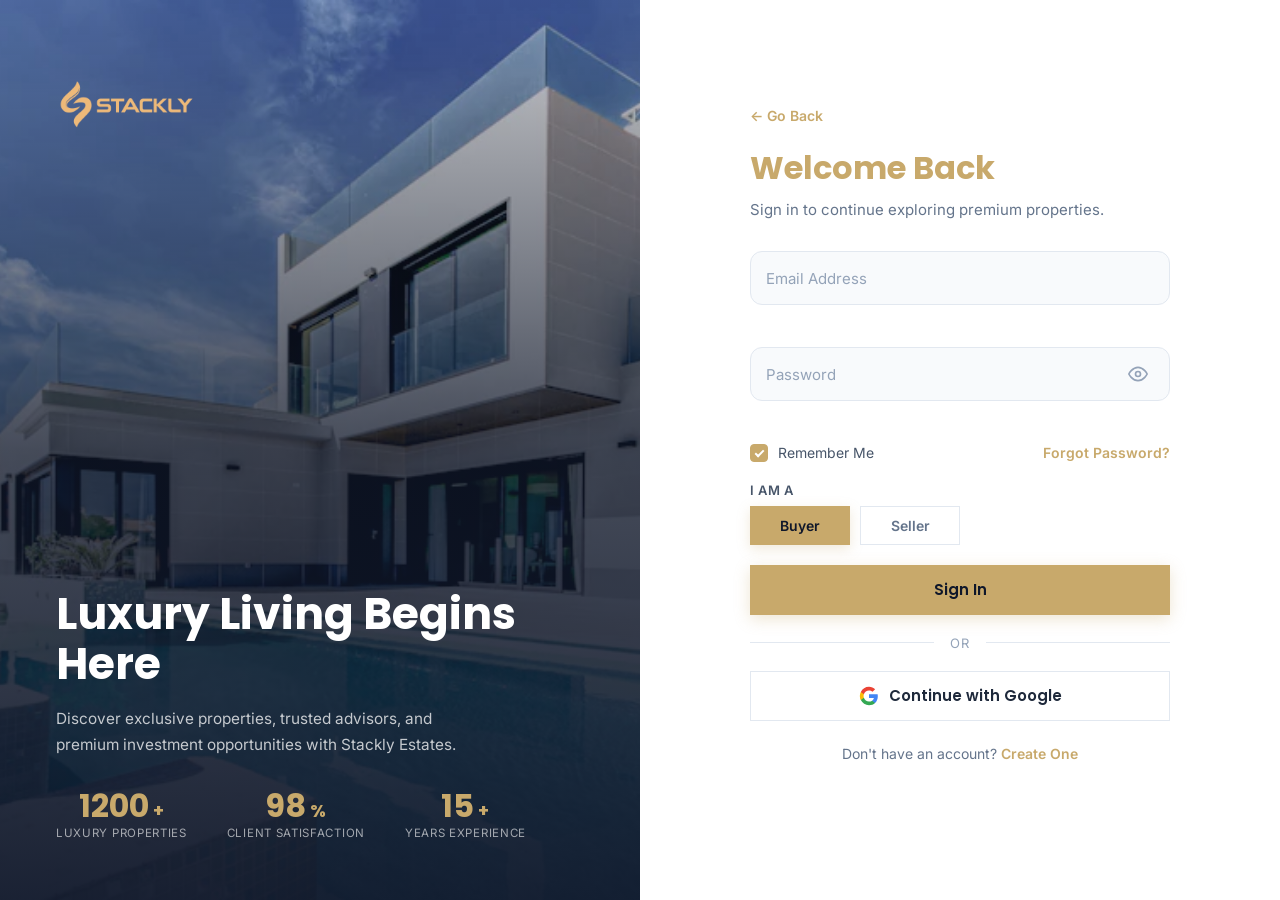
<file: login.html>
<!DOCTYPE html>
<html lang="en">
<head>
  <meta charset="UTF-8">
  <meta name="viewport" content="width=device-width, initial-scale=1.0">
  <meta name="description" content="Sign in to Stackly Estates — your gateway to exclusive luxury properties and personalized real estate insights.">
  <meta name="theme-color" content="#0F172A">
  <title>Sign In | Stackly Estates</title>
  <link rel="preconnect" href="https://fonts.googleapis.com">
  <link rel="preconnect" href="https://fonts.gstatic.com" crossorigin>
  <link href="https://fonts.googleapis.com/css2?family=Inter:wght@300;400;500;600;700&family=Poppins:wght@400;500;600;700&display=swap" rel="stylesheet">
  <link rel="stylesheet" href="assets/css/login.css">
</head>
<body>
  <div class="auth-wrapper">
    <div class="auth-hero">
      <div class="auth-hero__bg">
        <img src="assets/images/login-hero.webp" alt="Luxury estate" width="800" height="1000" loading="eager" decoding="async">
      </div>
      <div class="auth-hero__overlay"></div>
      <div class="auth-hero__content">
        <a href="index.html" class="auth-hero__logo" aria-label="Stackly Estates Home">
          <img src="assets/images/logo/logo-stackly.webp" alt="Stackly Estates" width="180" height="60">
        </a>
        <h1 class="auth-hero__title">Luxury Living Begins Here</h1>
        <p class="auth-hero__desc">Discover exclusive properties, trusted advisors, and premium investment opportunities with Stackly Estates.</p>
        <div class="auth-hero__stats">
          <div class="auth-hero__stat">
            <span class="auth-hero__stat-value">1200</span>
            <span class="auth-hero__stat-plus">+</span>
            <span class="auth-hero__stat-label">Luxury Properties</span>
          </div>
          <div class="auth-hero__stat">
            <span class="auth-hero__stat-value">98</span>
            <span class="auth-hero__stat-plus">%</span>
            <span class="auth-hero__stat-label">Client Satisfaction</span>
          </div>
          <div class="auth-hero__stat">
            <span class="auth-hero__stat-value">15</span>
            <span class="auth-hero__stat-plus">+</span>
            <span class="auth-hero__stat-label">Years Experience</span>
          </div>
        </div>
        <div class="auth-hero__card" aria-hidden="true">
          <div class="auth-hero__card-dot"></div>
          <div class="auth-hero__card-dot"></div>
          <div class="auth-hero__card-dot"></div>
        </div>
      </div>
    </div>

    <div class="auth-form-panel">
      <div class="auth-form-panel__inner">
        <div class="auth-form-header">
          <a href="index.html" class="auth-form-header__logo" aria-label="Stackly Estates Home">
            <img src="assets/images/logo/logo-stackly.webp" alt="Stackly Estates" width="180" height="60">
          </a>
          <a href="index.html" class="auth-form__back" aria-label="Go back to home">&larr; Go Back</a>
          <h2 class="auth-form-header__title">Welcome Back</h2>
          <p class="auth-form-header__subtitle">Sign in to continue exploring premium properties.</p>
        </div>

        <form class="auth-form" id="login-form" novalidate>
          <div class="auth-form__group">
            <div class="auth-form__input-wrap">
              <input type="email" id="login-email" class="auth-form__input" placeholder=" " required autocomplete="email" aria-invalid="false" aria-describedby="email-error">
              <label for="login-email" class="auth-form__label">Email Address</label>
            </div>
            <span class="field-error" id="email-error" role="alert"></span>
          </div>

          <div class="auth-form__group">
            <div class="auth-form__input-wrap">
              <input type="password" id="login-password" class="auth-form__input" placeholder=" " required minlength="8" maxlength="32" autocomplete="current-password" aria-invalid="false" aria-describedby="password-error">
              <label for="login-password" class="auth-form__label">Password</label>
              <button type="button" class="password-toggle" aria-label="Toggle password visibility" tabindex="-1">
                <svg class="eye-open" width="20" height="20" viewBox="0 0 24 24" fill="none" stroke="currentColor" stroke-width="2" stroke-linecap="round" stroke-linejoin="round"><path d="M1 12s4-8 11-8 11 8 11 8-4 8-11 8-11-8-11-8z"/><circle cx="12" cy="12" r="3"/></svg>
                <svg class="eye-closed" width="20" height="20" viewBox="0 0 24 24" fill="none" stroke="currentColor" stroke-width="2" stroke-linecap="round" stroke-linejoin="round"><path d="M17.94 17.94A10.07 10.07 0 0 1 12 20c-7 0-11-8-11-8a18.45 18.45 0 0 1 5.06-5.94M9.9 4.24A9.12 9.12 0 0 1 12 4c7 0 11 8 11 8a18.5 18.5 0 0 1-2.16 3.19m-6.72-1.07a3 3 0 1 1-4.24-4.24"/><line x1="1" y1="1" x2="23" y2="23"/></svg>
              </button>
            </div>
            <span class="field-error" id="password-error" role="alert"></span>
          </div>

          <div class="auth-form__options">
            <label class="auth-form__checkbox">
              <input type="checkbox" id="login-remember" checked>
              <span class="auth-form__checkmark"></span>
              <span>Remember Me</span>
            </label>
            <a href="404.html" class="auth-form__link">Forgot Password?</a>
          </div>

          <div class="auth-form__role">
            <span class="auth-form__role-label">I am a</span>
            <div class="auth-form__role-options">
              <label class="auth-form__role-option">
                <input type="radio" name="role" value="buyer" checked>
                <span class="auth-form__role-btn">Buyer</span>
              </label>
              <label class="auth-form__role-option">
                <input type="radio" name="role" value="seller">
                <span class="auth-form__role-btn">Seller</span>
              </label>
            </div>
          </div>

          <button type="submit" class="auth-form__btn" id="login-submit">
            <span class="btn__text">Sign In</span>
            <span class="btn__spinner" aria-hidden="true">
              <svg width="20" height="20" viewBox="0 0 24 24" fill="none" stroke="currentColor" stroke-width="2.5"><circle cx="12" cy="12" r="10" stroke-dasharray="31.4 31.4" stroke-linecap="round"/></svg>
            </span>
          </button>

          <div class="auth-form__divider">
            <span>OR</span>
          </div>

          <button type="button" class="auth-form__btn auth-form__btn--google" id="google-login">
            <svg width="20" height="20" viewBox="0 0 24 24" fill="none" xmlns="http://www.w3.org/2000/svg"><path d="M22.56 12.25c0-.78-.07-1.53-.2-2.25H12v4.26h5.92a5.06 5.06 0 0 1-2.2 3.32v2.77h3.57c2.08-1.92 3.28-4.74 3.28-8.1z" fill="#4285F4"/><path d="M12 23c2.97 0 5.46-.98 7.28-2.66l-3.57-2.77c-.98.66-2.23 1.06-3.71 1.06-2.86 0-5.29-1.93-6.16-4.53H2.18v2.84C3.99 20.53 7.7 23 12 23z" fill="#34A853"/><path d="M5.84 14.09c-.22-.66-.35-1.36-.35-2.09s.13-1.43.35-2.09V7.07H2.18C1.43 8.55 1 10.22 1 12s.43 3.45 1.18 4.93l2.85-2.22.81-.62z" fill="#FBBC05"/><path d="M12 5.38c1.62 0 3.06.56 4.21 1.64l3.15-3.15C17.45 2.09 14.97 1 12 1 7.7 1 3.99 3.47 2.18 7.07l3.66 2.84c.87-2.6 3.3-4.53 6.16-4.53z" fill="#EA4335"/></svg>
            <span>Continue with Google</span>
          </button>

          <p class="auth-form__footer">
            Don't have an account? <a href="signup.html" class="auth-form__link">Create One</a>
          </p>
        </form>

        <p class="auth-form__message" id="login-message" role="status" aria-live="polite"></p>
      </div>
    </div>
  </div>

  <script src="assets/js/login.js"></script>
</body>
</html>
</file>
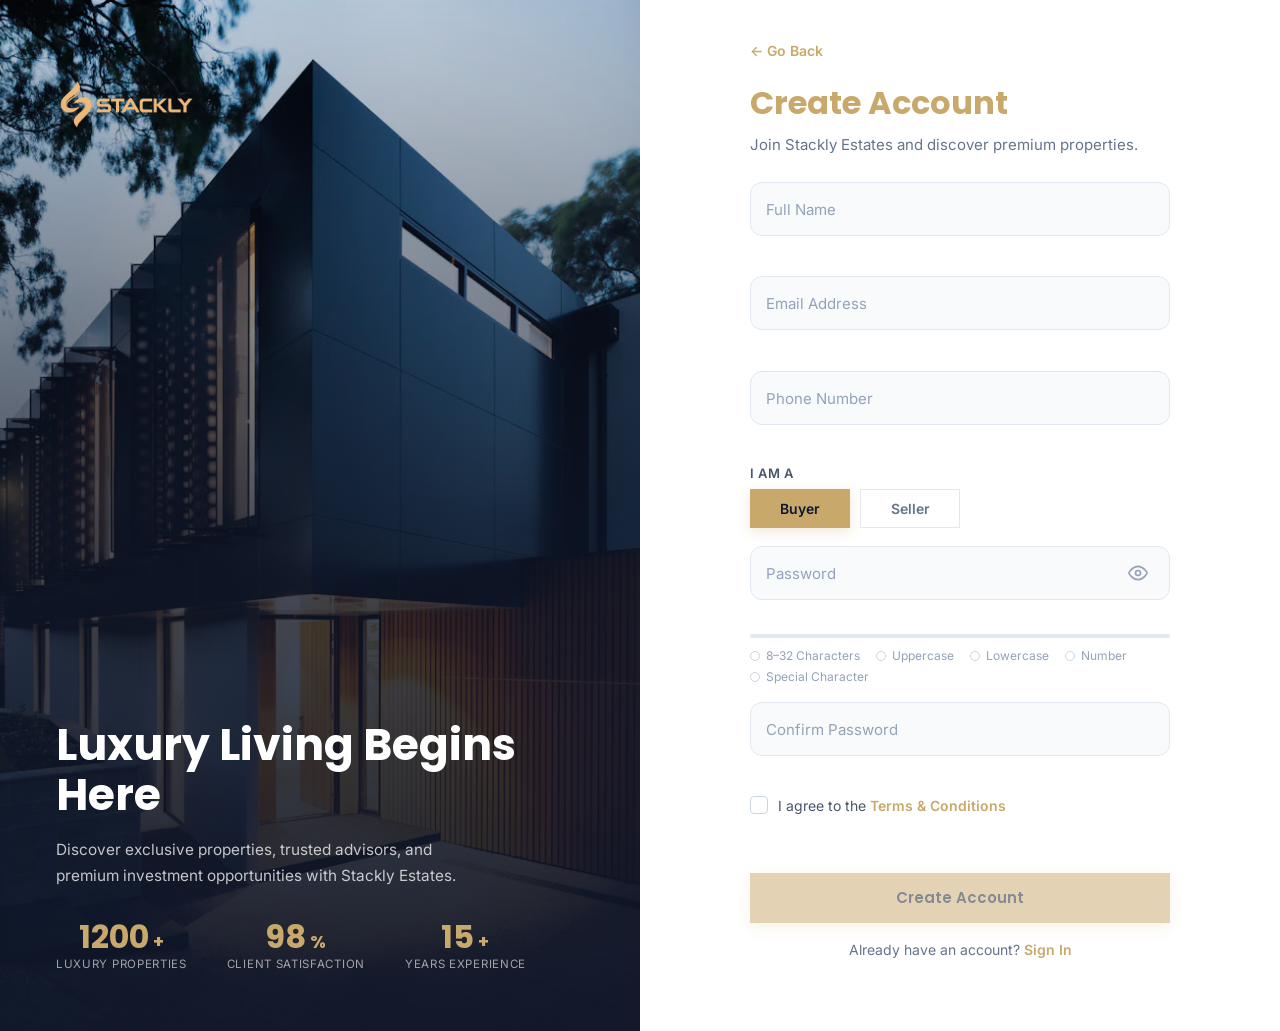
<file: signup.html>
<!DOCTYPE html>
<html lang="en">
<head>
  <meta charset="UTF-8">
  <meta name="viewport" content="width=device-width, initial-scale=1.0">
  <meta name="description" content="Create your Stackly Estates account and unlock exclusive luxury property listings, personalized alerts, and more.">
  <meta name="theme-color" content="#0F172A">
  <title>Create Account | Stackly Estates</title>
  <link rel="preconnect" href="https://fonts.googleapis.com">
  <link rel="preconnect" href="https://fonts.gstatic.com" crossorigin>
  <link href="https://fonts.googleapis.com/css2?family=Inter:wght@300;400;500;600;700&family=Poppins:wght@400;500;600;700&display=swap" rel="stylesheet">
  <link rel="stylesheet" href="assets/css/signup.css">
</head>
<body>
  <div class="auth-wrapper">
    <div class="auth-hero">
      <div class="auth-hero__bg">
        <img src="assets/images/signup-hero.webp" alt="Luxury villa" width="800" height="1000" loading="eager" decoding="async">
      </div>
      <div class="auth-hero__overlay"></div>
      <div class="auth-hero__content">
        <a href="index.html" class="auth-hero__logo" aria-label="Stackly Estates Home">
          <img src="assets/images/logo/logo-stackly.webp" alt="Stackly Estates" width="180" height="60">
        </a>
        <h1 class="auth-hero__title">Luxury Living Begins Here</h1>
        <p class="auth-hero__desc">Discover exclusive properties, trusted advisors, and premium investment opportunities with Stackly Estates.</p>
        <div class="auth-hero__stats">
          <div class="auth-hero__stat">
            <span class="auth-hero__stat-value">1200</span>
            <span class="auth-hero__stat-plus">+</span>
            <span class="auth-hero__stat-label">Luxury Properties</span>
          </div>
          <div class="auth-hero__stat">
            <span class="auth-hero__stat-value">98</span>
            <span class="auth-hero__stat-plus">%</span>
            <span class="auth-hero__stat-label">Client Satisfaction</span>
          </div>
          <div class="auth-hero__stat">
            <span class="auth-hero__stat-value">15</span>
            <span class="auth-hero__stat-plus">+</span>
            <span class="auth-hero__stat-label">Years Experience</span>
          </div>
        </div>
        <div class="auth-hero__card" aria-hidden="true">
          <div class="auth-hero__card-dot"></div>
          <div class="auth-hero__card-dot"></div>
          <div class="auth-hero__card-dot"></div>
        </div>
      </div>
    </div>

    <div class="auth-form-panel">
      <div class="auth-form-panel__inner">
        <div class="auth-form-header">
          <a href="index.html" class="auth-form-header__logo" aria-label="Stackly Estates Home">
            <img src="assets/images/logo/logo-stackly.webp" alt="Stackly Estates" width="180" height="60">
          </a>
          <a href="index.html" class="auth-form__back" aria-label="Go back to home">&larr; Go Back</a>
          <h2 class="auth-form-header__title">Create Account</h2>
          <p class="auth-form-header__subtitle">Join Stackly Estates and discover premium properties.</p>
        </div>

        <form class="auth-form" id="signup-form" novalidate>
          <div class="auth-form__group">
            <div class="auth-form__input-wrap">
              <input type="text" id="signup-name" class="auth-form__input" placeholder=" " required autocomplete="name" minlength="3" maxlength="50" aria-invalid="false" aria-describedby="name-error">
              <label for="signup-name" class="auth-form__label">Full Name</label>
            </div>
            <span class="field-error" id="name-error" role="alert"></span>
          </div>

          <div class="auth-form__group">
            <div class="auth-form__input-wrap">
              <input type="email" id="signup-email" class="auth-form__input" placeholder=" " required autocomplete="email" aria-invalid="false" aria-describedby="email-error">
              <label for="signup-email" class="auth-form__label">Email Address</label>
            </div>
            <span class="field-error" id="email-error" role="alert"></span>
          </div>

          <div class="auth-form__group">
            <div class="auth-form__input-wrap">
              <input type="tel" id="signup-phone" class="auth-form__input" placeholder=" " maxlength="10" inputmode="numeric" autocomplete="tel" aria-invalid="false" aria-describedby="phone-error">
              <label for="signup-phone" class="auth-form__label">Phone Number</label>
            </div>
            <span class="field-error" id="phone-error" role="alert"></span>
          </div>

          <div class="auth-form__role">
            <span class="auth-form__role-label">I am a</span>
            <div class="auth-form__role-options">
              <label class="auth-form__role-option">
                <input type="radio" name="role" value="buyer" checked>
                <span class="auth-form__role-btn">Buyer</span>
              </label>
              <label class="auth-form__role-option">
                <input type="radio" name="role" value="seller">
                <span class="auth-form__role-btn">Seller</span>
              </label>
            </div>
          </div>

          <div class="auth-form__group">
            <div class="auth-form__input-wrap">
              <input type="password" id="signup-password" class="auth-form__input" placeholder=" " required minlength="8" maxlength="32" autocomplete="new-password" aria-invalid="false" aria-describedby="password-error">
              <label for="signup-password" class="auth-form__label">Password</label>
              <button type="button" class="password-toggle" aria-label="Toggle password visibility" tabindex="-1">
                <svg class="eye-open" width="20" height="20" viewBox="0 0 24 24" fill="none" stroke="currentColor" stroke-width="2" stroke-linecap="round" stroke-linejoin="round"><path d="M1 12s4-8 11-8 11 8 11 8-4 8-11 8-11-8-11-8z"/><circle cx="12" cy="12" r="3"/></svg>
                <svg class="eye-closed" width="20" height="20" viewBox="0 0 24 24" fill="none" stroke="currentColor" stroke-width="2" stroke-linecap="round" stroke-linejoin="round"><path d="M17.94 17.94A10.07 10.07 0 0 1 12 20c-7 0-11-8-11-8a18.45 18.45 0 0 1 5.06-5.94M9.9 4.24A9.12 9.12 0 0 1 12 4c7 0 11 8 11 8a18.5 18.5 0 0 1-2.16 3.19m-6.72-1.07a3 3 0 1 1-4.24-4.24"/><line x1="1" y1="1" x2="23" y2="23"/></svg>
              </button>
            </div>
            <span class="field-error" id="password-error" role="alert"></span>
          </div>

          <div class="password-strength" id="password-strength">
            <div class="password-strength__bar">
              <div class="password-strength__fill" id="strength-fill"></div>
            </div>
            <div class="password-strength__rules" id="strength-rules">
              <span data-rule="length">8–32 Characters</span>
              <span data-rule="upper">Uppercase</span>
              <span data-rule="lower">Lowercase</span>
              <span data-rule="number">Number</span>
              <span data-rule="special">Special Character</span>
            </div>
          </div>

          <div class="auth-form__group">
            <div class="auth-form__input-wrap">
              <input type="password" id="signup-confirm" class="auth-form__input" placeholder=" " required autocomplete="new-password" aria-invalid="false" aria-describedby="confirm-error">
              <label for="signup-confirm" class="auth-form__label">Confirm Password</label>
            </div>
            <span class="field-error" id="confirm-error" role="alert"></span>
          </div>

          <label class="auth-form__checkbox">
            <input type="checkbox" id="signup-terms" aria-invalid="false" aria-describedby="terms-error">
            <span class="auth-form__checkmark"></span>
            <span>I agree to the <a href="404.html" class="auth-form__link">Terms &amp; Conditions</a></span>
          </label>
          <span class="field-error" id="terms-error" role="alert"></span>

          <button type="submit" class="auth-form__btn" id="signup-submit" disabled>
            <span class="btn__text">Create Account</span>
            <span class="btn__spinner" aria-hidden="true">
              <svg width="20" height="20" viewBox="0 0 24 24" fill="none" stroke="currentColor" stroke-width="2.5"><circle cx="12" cy="12" r="10" stroke-dasharray="31.4 31.4" stroke-linecap="round"/></svg>
            </span>
          </button>

          <p class="auth-form__footer">
            Already have an account? <a href="login.html" class="auth-form__link">Sign In</a>
          </p>
        </form>

        <p class="auth-form__message" id="signup-message" role="status" aria-live="polite"></p>
      </div>
    </div>
  </div>

  <script src="assets/js/signup.js"></script>
</body>
</html>
</file>
<file: assets/css/login.css>
/* =====================================================
   Stackly Estates — Premium Authentication
   ===================================================== */

*,*::before,*::after{box-sizing:border-box;margin:0;padding:0}
html{font-size:16px;-webkit-font-smoothing:antialiased;-moz-osx-font-smoothing:grayscale}
body{font-family:'Inter',sans-serif;background:#081120;color:#E8EDF5;overflow-x:hidden;min-height:100vh}
a{text-decoration:none;color:inherit}
input,button,select,textarea{font-family:inherit;font-size:inherit;border:none;outline:none;background:none;color:inherit}
button{cursor:pointer}
img{display:block;max-width:100%}

:root{--secondary:#C8A96B;--font-heading:'Poppins',sans-serif;--radius-xl:24px;--radius-lg:16px;--radius-md:12px}
.field-error{display:block;font-size:0.8125rem;color:#ef4444;margin-top:6px;opacity:0;transform:translateY(-4px);transition:opacity 0.25s ease,transform 0.25s ease;min-height:1.25em}
.field-error.is-visible{opacity:1;transform:translateY(0)}

/* ===========================================
   Wrapper
   =========================================== */
.auth-wrapper{display:flex;min-height:100vh;width:100%}

/* ===========================================
   Left Hero Panel — 50%
   =========================================== */
.auth-hero{flex:0 0 50%;position:relative;overflow:hidden;display:flex;align-items:center}
.auth-hero__bg{position:absolute;inset:0}
.auth-hero__bg img{width:100%;height:100%;object-fit:cover;animation:heroZoom 20s ease-in-out infinite alternate}
@keyframes heroZoom{0%{transform:scale(1)}100%{transform:scale(1.08)}}
.auth-hero__overlay{position:absolute;inset:0;background:linear-gradient(180deg,rgba(15,23,42,0.15) 0%,rgba(15,23,42,0.75) 50%,rgba(15,23,42,0.95) 100%);z-index:1}
.auth-hero__content{position:relative;z-index:2;padding:60px 56px;display:flex;flex-direction:column;justify-content:flex-end;height:100%;width:100%}
.auth-hero__logo{margin-bottom:auto}
.auth-hero__logo img{height:96px;width:auto;object-fit:contain;filter:brightness(0) saturate(100%) invert(72%) sepia(32%) saturate(477%) hue-rotate(353deg) brightness(98%)}
.auth-hero__title{font-family:var(--font-heading);font-size:clamp(1.5rem,3.5vw,2.75rem);color:#fff;line-height:1.15;margin-bottom:16px;max-width:480px}
.auth-hero__desc{font-size:clamp(0.875rem,1.2vw,1rem);color:rgba(255,255,255,0.75);line-height:1.7;margin-bottom:32px;max-width:420px}
.auth-hero__stats{display:flex;gap:40px}
.auth-hero__stat{text-align:center}
.auth-hero__stat-value{font-family:var(--font-heading);font-size:clamp(1.25rem,2.5vw,2rem);font-weight:700;color:var(--secondary);line-height:1;display:inline}
.auth-hero__stat-plus{font-family:var(--font-heading);font-size:clamp(0.75rem,1.5vw,1.125rem);font-weight:700;color:var(--secondary);line-height:1}
.auth-hero__stat-label{display:block;font-size:clamp(0.625rem,0.9vw,0.75rem);color:rgba(255,255,255,0.6);margin-top:4px;text-transform:uppercase;letter-spacing:0.06em}
.auth-hero__card{display:none}

/* ===========================================
   Right Form Panel — 50%
   =========================================== */
.auth-form-panel{flex:0 0 50%;display:flex;align-items:center;justify-content:center;background:#fff;padding:40px}
.auth-form-panel__inner{width:100%;max-width:420px}
.auth-form-header__logo{display:none}
.auth-form__back{display:inline-flex;align-items:center;gap:6px;font-size:0.875rem;font-weight:600;color:var(--secondary);margin-bottom:20px;transition:color 0.2s,transform 0.2s}
.auth-form__back:hover{color:#B89450;transform:translateX(-3px)}
.auth-form-header__title{font-family:var(--font-heading);font-size:clamp(1.375rem,2.5vw,2rem);color:var(--secondary);margin-bottom:8px}
.auth-form-header__subtitle{font-size:0.9375rem;color:#64748B;margin-bottom:32px}
.auth-form{display:flex;flex-direction:column;gap:20px}
.auth-form__group{position:relative}
.auth-form__input-wrap{position:relative}
.auth-form__input{width:100%;height:54px;padding:20px 16px 6px;border-radius:var(--radius-md);border:1.5px solid #E2E8F0;background:#F8FAFC;font-size:0.9375rem;color:#1E293B;transition:border-color 0.3s ease,box-shadow 0.3s ease}
.auth-form__input:focus{border-color:var(--secondary);box-shadow:0 0 0 3px rgba(200,169,107,0.15);background:#fff}
.auth-form__input.is-error{border-color:#ef4444;box-shadow:0 0 0 3px rgba(239,68,68,0.1)}
.auth-form__label{position:absolute;left:16px;top:50%;transform:translateY(-50%);font-size:0.9375rem;color:#94A3B8;pointer-events:none;transition:all 0.25s ease}
.auth-form__input:focus~.auth-form__label,
.auth-form__input:not(:placeholder-shown)~.auth-form__label{top:12px;transform:translateY(0);font-size:0.75rem;color:var(--secondary)}
.password-toggle{position:absolute;right:14px;top:50%;transform:translateY(-50%);width:36px;height:36px;display:flex;align-items:center;justify-content:center;color:#94A3B8;border-radius:8px;transition:color 0.2s,background 0.2s}
.password-toggle:hover{color:#0F172A;background:#F1F5F9}
.password-toggle .eye-closed{display:none}
.password-toggle.is-visible .eye-open{display:none}
.password-toggle.is-visible .eye-closed{display:block}
.auth-form__options{display:flex;align-items:center;justify-content:space-between;gap:12px}
.auth-form__checkbox{display:flex;align-items:center;gap:10px;font-size:0.875rem;color:#475569;cursor:pointer;position:relative}
.auth-form__checkbox input{position:absolute;opacity:0;width:0;height:0}
.auth-form__checkmark{width:18px;height:18px;border-radius:4px;border:1.5px solid #CBD5E1;background:#fff;display:flex;align-items:center;justify-content:center;flex-shrink:0;transition:border-color 0.2s,background 0.2s}
.auth-form__checkmark::after{content:'';width:5px;height:9px;border:solid #fff;border-width:0 2px 2px 0;transform:rotate(45deg) scale(0);transition:transform 0.2s}
.auth-form__checkbox input:checked+.auth-form__checkmark{background:var(--secondary);border-color:var(--secondary)}
.auth-form__checkbox input:checked+.auth-form__checkmark::after{transform:rotate(45deg) scale(1)}
.auth-form__link{font-size:0.875rem;font-weight:600;color:var(--secondary);transition:color 0.2s}
.auth-form__link:hover{color:#B89450}
.auth-form__role{display:flex;flex-direction:column;gap:8px}
.auth-form__role-label{font-size:0.8125rem;font-weight:600;color:#475569;text-transform:uppercase;letter-spacing:0.05em}
.auth-form__role-options{display:flex;gap:10px}
.auth-form__role-option input{position:absolute;opacity:0;width:0;height:0}
.auth-form__role-btn{display:flex;align-items:center;justify-content:center;padding:10px 24px;border-radius:var(--radius-full);border:1.5px solid #E2E8F0;font-size:0.875rem;font-weight:600;color:#64748B;background:#fff;cursor:pointer;transition:all 0.25s ease;min-width:100px}
.auth-form__role-option input:checked+.auth-form__role-btn{background:var(--secondary);color:#0F172A;border-color:var(--secondary);box-shadow:0 4px 12px rgba(200,169,107,0.25)}
.auth-form__role-btn:hover{border-color:var(--secondary);color:var(--secondary)}
.auth-form__btn{position:relative;width:100%;height:50px;padding:0 24px;border-radius:var(--radius-full);background:var(--secondary);color:#0F172A;font-family:var(--font-heading);font-size:0.9375rem;font-weight:600;display:flex;align-items:center;justify-content:center;gap:8px;overflow:hidden;transition:transform 0.3s cubic-bezier(0.16,1,0.3,1),box-shadow 0.3s ease;box-shadow:0 4px 16px rgba(200,169,107,0.3)}
.auth-form__btn:hover{transform:translateY(-2px);box-shadow:0 8px 24px rgba(200,169,107,0.4)}
.auth-form__btn.is-loading{pointer-events:none}
.auth-form__btn.is-loading .btn__text{opacity:0}
.auth-form__btn .btn__spinner{position:absolute;top:50%;left:50%;transform:translate(-50%,-50%);opacity:0;transition:opacity 0.3s}
.auth-form__btn.is-loading .btn__spinner{opacity:1}
.btn__spinner svg{animation:spin 1s linear infinite}
@keyframes spin{to{transform:rotate(360deg)}}
.auth-form__btn--google{background:#fff;color:#1E293B;border:1.5px solid #E2E8F0;box-shadow:none;gap:10px}
.auth-form__btn--google:hover{transform:translateY(-2px);box-shadow:0 4px 16px rgba(0,0,0,0.06);border-color:#CBD5E1}
.auth-form__divider{display:flex;align-items:center;gap:16px;font-size:0.8125rem;color:#94A3B8;text-transform:uppercase;letter-spacing:0.08em}
.auth-form__divider::before,.auth-form__divider::after{content:'';flex:1;height:1px;background:#E2E8F0}
.auth-form__footer{text-align:center;font-size:0.875rem;color:#64748B;margin-top:4px}
.auth-form__footer .auth-form__link{font-weight:600}
.auth-form__message{text-align:center;font-size:0.875rem;margin-top:16px;min-height:1.25em}
.auth-form__message.is-success{color:#10B981}
.auth-form__message.is-error{color:#ef4444}

/* ===========================================
   Success Alert
   =========================================== */
.auth-success{display:flex;align-items:center;gap:14px;padding:16px 20px;background:#f0fdf4;border:1px solid #bbf7d0;border-radius:var(--radius-lg);margin-top:20px;opacity:0;transform:translateY(8px);transition:opacity 0.4s ease,transform 0.4s ease}
.auth-success.is-visible{opacity:1;transform:translateY(0)}
.auth-success__icon{width:36px;height:36px;display:flex;align-items:center;justify-content:center;border-radius:50%;background:#22c55e;color:#fff;flex-shrink:0}
.auth-success__icon svg{width:20px;height:20px}
.auth-success__text{font-size:0.875rem;color:#166534;font-weight:500;margin:0;line-height:1.5}

/* ===========================================
   Responsive
   =========================================== */
@media(max-width:1024px){
  .auth-hero{flex:0 0 45%}
  .auth-form-panel{flex:0 0 55%;padding:32px}
  .auth-hero__content{padding:48px 40px}
}
@media(max-width:992px){
  .auth-wrapper{flex-direction:column}
  .auth-hero{flex:none;min-height:320px;order:2}
  .auth-hero__content{padding:36px 32px}
  .auth-hero__logo{margin-bottom:16px}
  .auth-hero__title{font-size:clamp(1.25rem,4vw,1.75rem);max-width:100%}
  .auth-hero__desc{font-size:0.875rem;margin-bottom:20px;max-width:100%}
  .auth-hero__stats{gap:24px}
  .auth-form-panel{flex:none;padding:40px 24px;order:1}
  .auth-form-header__logo{display:block;margin-bottom:24px}
  .auth-form-header__logo img{height:90px;width:auto;object-fit:contain;filter:brightness(0) saturate(100%) invert(72%) sepia(32%) saturate(477%) hue-rotate(353deg) brightness(98%)}
  .auth-hero__logo{display:none}
  .auth-hero__card{display:flex;gap:8px;margin-top:24px}
  .auth-hero__card-dot{width:8px;height:8px;border-radius:50%;background:rgba(255,255,255,0.25);transition:background 0.3s}
  .auth-hero__card-dot:nth-child(1){background:var(--secondary)}
  @keyframes dotSlide{0%,100%{transform:translateX(0)}50%{transform:translateX(12px)}}
  .auth-hero__card-dot:first-child{animation:dotSlide 2s ease-in-out infinite}
}
@media(max-width:768px){
  .auth-form-panel{padding:32px 20px}
  .auth-hero{min-height:280px}
  .auth-hero__content{padding:28px 24px}
  .auth-hero__stats{gap:16px}
}
@media(max-width:576px){
  .auth-form-panel{padding:28px 16px}
  .auth-hero{min-height:240px}
  .auth-hero__content{padding:24px 20px}
  .auth-hero__stats{gap:12px}
  .auth-hero__stat-value{font-size:1.125rem}
  .auth-hero__stat-label{font-size:0.5625rem}
  .auth-form__options{flex-direction:column;align-items:flex-start;gap:8px}
  .auth-form__role-options{gap:8px}
  .auth-form__role-btn{padding:8px 18px;min-width:80px;font-size:0.8125rem}
}
@media(max-width:375px){
  .auth-form-panel{padding:24px 12px}
  .auth-hero{min-height:200px}
  .auth-hero__content{padding:20px 16px}
  .auth-form__input{height:48px;font-size:0.875rem}
  .auth-form__btn{height:48px;font-size:0.875rem}
}
</file>
<file: assets/css/signup.css>
/* =====================================================
   Stackly Estates — Premium Authentication (Signup)
   ===================================================== */

*,*::before,*::after{box-sizing:border-box;margin:0;padding:0}
html{font-size:16px;-webkit-font-smoothing:antialiased;-moz-osx-font-smoothing:grayscale}
body{font-family:'Inter',sans-serif;background:#081120;color:#E8EDF5;overflow-x:hidden;min-height:100vh}
a{text-decoration:none;color:inherit}
input,button,select,textarea{font-family:inherit;font-size:inherit;border:none;outline:none;background:none;color:inherit}
button{cursor:pointer}
img{display:block;max-width:100%}

:root{--secondary:#C8A96B;--font-heading:'Poppins',sans-serif;--radius-xl:24px;--radius-lg:16px;--radius-md:12px}
.field-error{display:block;font-size:0.8125rem;color:#ef4444;margin-top:6px;opacity:0;transform:translateY(-4px);transition:opacity 0.25s ease,transform 0.25s ease;min-height:1.25em}
.field-error.is-visible{opacity:1;transform:translateY(0)}

.auth-wrapper{display:flex;min-height:100vh;width:100%}
.auth-hero{flex:0 0 50%;position:relative;overflow:hidden;display:flex;align-items:center}
.auth-hero__bg{position:absolute;inset:0}
.auth-hero__bg img{width:100%;height:100%;object-fit:cover;animation:heroZoom 20s ease-in-out infinite alternate}
@keyframes heroZoom{0%{transform:scale(1)}100%{transform:scale(1.08)}}
.auth-hero__overlay{position:absolute;inset:0;background:linear-gradient(180deg,rgba(15,23,42,0.15) 0%,rgba(15,23,42,0.75) 50%,rgba(15,23,42,0.95) 100%);z-index:1}
.auth-hero__content{position:relative;z-index:2;padding:60px 56px;display:flex;flex-direction:column;justify-content:flex-end;height:100%;width:100%}
.auth-hero__logo{margin-bottom:auto}
.auth-hero__logo img{height:96px;width:auto;object-fit:contain;filter:brightness(0) saturate(100%) invert(72%) sepia(32%) saturate(477%) hue-rotate(353deg) brightness(98%)}
.auth-hero__title{font-family:var(--font-heading);font-size:clamp(1.5rem,3.5vw,2.75rem);color:#fff;line-height:1.15;margin-bottom:16px;max-width:480px}
.auth-hero__desc{font-size:clamp(0.875rem,1.2vw,1rem);color:rgba(255,255,255,0.75);line-height:1.7;margin-bottom:32px;max-width:420px}
.auth-hero__stats{display:flex;gap:40px}
.auth-hero__stat{text-align:center}
.auth-hero__stat-value{font-family:var(--font-heading);font-size:clamp(1.25rem,2.5vw,2rem);font-weight:700;color:var(--secondary);line-height:1;display:inline}
.auth-hero__stat-plus{font-family:var(--font-heading);font-size:clamp(0.75rem,1.5vw,1.125rem);font-weight:700;color:var(--secondary);line-height:1}
.auth-hero__stat-label{display:block;font-size:clamp(0.625rem,0.9vw,0.75rem);color:rgba(255,255,255,0.6);margin-top:4px;text-transform:uppercase;letter-spacing:0.06em}
.auth-hero__card{display:none}

.auth-form-panel{flex:0 0 50%;display:flex;align-items:center;justify-content:center;background:#fff;padding:40px}
.auth-form-panel__inner{width:100%;max-width:420px}
.auth-form-header__logo{display:none}
.auth-form__back{display:inline-flex;align-items:center;gap:6px;font-size:0.875rem;font-weight:600;color:var(--secondary);margin-bottom:20px;transition:color 0.2s,transform 0.2s}
.auth-form__back:hover{color:#B89450;transform:translateX(-3px)}
.auth-form-header__title{font-family:var(--font-heading);font-size:clamp(1.375rem,2.5vw,2rem);color:var(--secondary);margin-bottom:8px}
.auth-form-header__subtitle{font-size:0.9375rem;color:#64748B;margin-bottom:28px}

.auth-form{display:flex;flex-direction:column;gap:18px}
.auth-form__group{position:relative}
.auth-form__input-wrap{position:relative}
.auth-form__input{width:100%;height:54px;padding:20px 16px 6px;border-radius:var(--radius-md);border:1.5px solid #E2E8F0;background:#F8FAFC;font-size:0.9375rem;color:#1E293B;transition:border-color 0.3s ease,box-shadow 0.3s ease}
.auth-form__input:focus{border-color:var(--secondary);box-shadow:0 0 0 3px rgba(200,169,107,0.15);background:#fff}
.auth-form__input.is-error{border-color:#ef4444;box-shadow:0 0 0 3px rgba(239,68,68,0.1)}
.auth-form__label{position:absolute;left:16px;top:50%;transform:translateY(-50%);font-size:0.9375rem;color:#94A3B8;pointer-events:none;transition:all 0.25s ease}
.auth-form__input:focus~.auth-form__label,
.auth-form__input:not(:placeholder-shown)~.auth-form__label{top:12px;transform:translateY(0);font-size:0.75rem;color:var(--secondary)}
.password-toggle{position:absolute;right:14px;top:50%;transform:translateY(-50%);width:36px;height:36px;display:flex;align-items:center;justify-content:center;color:#94A3B8;border-radius:8px;transition:color 0.2s,background 0.2s}
.password-toggle:hover{color:#0F172A;background:#F1F5F9}
.password-toggle .eye-closed{display:none}
.password-toggle.is-visible .eye-open{display:none}
.password-toggle.is-visible .eye-closed{display:block}

.auth-form__role{display:flex;flex-direction:column;gap:8px}
.auth-form__role-label{font-size:0.8125rem;font-weight:600;color:#475569;text-transform:uppercase;letter-spacing:0.05em}
.auth-form__role-options{display:flex;gap:10px}
.auth-form__role-option input{position:absolute;opacity:0;width:0;height:0}
.auth-form__role-btn{display:flex;align-items:center;justify-content:center;padding:10px 24px;border-radius:var(--radius-full);border:1.5px solid #E2E8F0;font-size:0.875rem;font-weight:600;color:#64748B;background:#fff;cursor:pointer;transition:all 0.25s ease;min-width:100px}
.auth-form__role-option input:checked+.auth-form__role-btn{background:var(--secondary);color:#0F172A;border-color:var(--secondary);box-shadow:0 4px 12px rgba(200,169,107,0.25)}
.auth-form__role-btn:hover{border-color:var(--secondary);color:var(--secondary)}

.password-strength{margin:-6px 0 0}
.password-strength__bar{height:4px;border-radius:2px;background:#E2E8F0;overflow:hidden;margin-bottom:10px}
.password-strength__fill{height:100%;width:0;border-radius:2px;transition:width 0.4s ease,background 0.4s ease}
.password-strength__rules{display:flex;flex-wrap:wrap;gap:6px 16px}
.password-strength__rules span{font-size:0.75rem;color:#94A3B8;position:relative;padding-left:16px;transition:color 0.3s}
.password-strength__rules span::before{content:'';position:absolute;left:0;top:50%;transform:translateY(-50%);width:10px;height:10px;border-radius:50%;border:1.5px solid #CBD5E1;transition:all 0.3s}
.password-strength__rules span.is-met{color:#10B981}
.password-strength__rules span.is-met::before{background:#10B981;border-color:#10B981}

.auth-form__checkbox{display:flex;align-items:center;gap:10px;font-size:0.875rem;color:#475569;cursor:pointer;position:relative}
.auth-form__checkbox input{position:absolute;opacity:0;width:0;height:0}
.auth-form__checkmark{width:18px;height:18px;border-radius:4px;border:1.5px solid #CBD5E1;background:#fff;display:flex;align-items:center;justify-content:center;flex-shrink:0;transition:border-color 0.2s,background 0.2s}
.auth-form__checkmark::after{content:'';width:5px;height:9px;border:solid #fff;border-width:0 2px 2px 0;transform:rotate(45deg) scale(0);transition:transform 0.2s}
.auth-form__checkbox input:checked+.auth-form__checkmark{background:var(--secondary);border-color:var(--secondary)}
.auth-form__checkbox input:checked+.auth-form__checkmark::after{transform:rotate(45deg) scale(1)}

.auth-form__btn{position:relative;width:100%;height:50px;padding:0 24px;border-radius:var(--radius-full);background:var(--secondary);color:#0F172A;font-family:var(--font-heading);font-size:0.9375rem;font-weight:600;display:flex;align-items:center;justify-content:center;overflow:hidden;transition:transform 0.3s cubic-bezier(0.16,1,0.3,1),box-shadow 0.3s ease,opacity 0.3s;box-shadow:0 4px 16px rgba(200,169,107,0.3)}
.auth-form__btn:hover:not(:disabled){transform:translateY(-2px);box-shadow:0 8px 24px rgba(200,169,107,0.4)}
.auth-form__btn:disabled{opacity:0.5;cursor:not-allowed}
.auth-form__btn.is-loading{pointer-events:none;opacity:1}
.auth-form__btn.is-loading .btn__text{opacity:0}
.auth-form__btn .btn__spinner{position:absolute;top:50%;left:50%;transform:translate(-50%,-50%);opacity:0;transition:opacity 0.3s}
.auth-form__btn.is-loading .btn__spinner{opacity:1}
.btn__spinner svg{animation:spin 1s linear infinite}
@keyframes spin{to{transform:rotate(360deg)}}

.auth-form__link{font-size:0.875rem;font-weight:600;color:var(--secondary);transition:color 0.2s}
.auth-form__link:hover{color:#B89450}
.auth-form__footer{text-align:center;font-size:0.875rem;color:#64748B}
.auth-form__footer .auth-form__link{font-weight:600}
.auth-form__message{text-align:center;font-size:0.875rem;margin-top:16px;min-height:1.25em}
.auth-form__message.is-success{color:#10B981}
.auth-form__message.is-error{color:#ef4444}

.auth-success{display:flex;align-items:center;gap:14px;padding:16px 20px;background:#f0fdf4;border:1px solid #bbf7d0;border-radius:var(--radius-lg);margin-top:20px;opacity:0;transform:translateY(8px);transition:opacity 0.4s ease,transform 0.4s ease}
.auth-success.is-visible{opacity:1;transform:translateY(0)}
.auth-success__icon{width:36px;height:36px;display:flex;align-items:center;justify-content:center;border-radius:50%;background:#22c55e;color:#fff;flex-shrink:0}
.auth-success__icon svg{width:20px;height:20px}
.auth-success__text{font-size:0.875rem;color:#166534;font-weight:500;margin:0;line-height:1.5}

@media(max-width:1024px){
  .auth-hero{flex:0 0 45%}
  .auth-form-panel{flex:0 0 55%;padding:32px}
  .auth-hero__content{padding:48px 40px}
}
@media(max-width:992px){
  .auth-wrapper{flex-direction:column}
  .auth-hero{flex:none;min-height:300px;order:2}
  .auth-hero__content{padding:32px 28px}
  .auth-hero__logo{margin-bottom:16px}
  .auth-hero__title{font-size:clamp(1.25rem,4vw,1.75rem);max-width:100%}
  .auth-hero__desc{font-size:0.875rem;margin-bottom:20px;max-width:100%}
  .auth-hero__stats{gap:24px}
  .auth-form-panel{flex:none;padding:36px 24px;order:1}
  .auth-form-header__logo{display:block;margin-bottom:24px}
  .auth-form-header__logo img{height:90px;width:auto;object-fit:contain;filter:brightness(0) saturate(100%) invert(72%) sepia(32%) saturate(477%) hue-rotate(353deg) brightness(98%)}
  .auth-hero__logo{display:none}
  .auth-hero__card{display:flex;gap:8px;margin-top:24px}
  .auth-hero__card-dot{width:8px;height:8px;border-radius:50%;background:rgba(255,255,255,0.25);transition:background 0.3s}
  .auth-hero__card-dot:nth-child(1){background:var(--secondary)}
  @keyframes dotSlide{0%,100%{transform:translateX(0)}50%{transform:translateX(12px)}}
  .auth-hero__card-dot:first-child{animation:dotSlide 2s ease-in-out infinite}
}
@media(max-width:768px){
  .auth-form-panel{padding:28px 20px}
  .auth-hero{min-height:260px}
  .auth-hero__content{padding:24px 24px}
  .auth-hero__stats{gap:16px}
}
@media(max-width:576px){
  .auth-form-panel{padding:24px 16px}
  .auth-hero{min-height:220px}
  .auth-hero__content{padding:20px 20px}
  .auth-hero__stats{gap:12px}
  .auth-hero__stat-value{font-size:1.125rem}
  .auth-hero__stat-label{font-size:0.5625rem}
  .auth-form__role-options{gap:8px}
  .auth-form__role-btn{padding:8px 18px;min-width:80px;font-size:0.8125rem}
  .auth-form{display:flex;flex-direction:column;gap:16px}
  .password-strength__rules{gap:4px 12px}
  .password-strength__rules span{font-size:0.6875rem}
}
@media(max-width:375px){
  .auth-form-panel{padding:20px 12px}
  .auth-hero{min-height:180px}
  .auth-hero__content{padding:16px 16px}
  .auth-form__input{height:48px;font-size:0.875rem}
  .auth-form__btn{height:48px;font-size:0.875rem}
}
</file>
